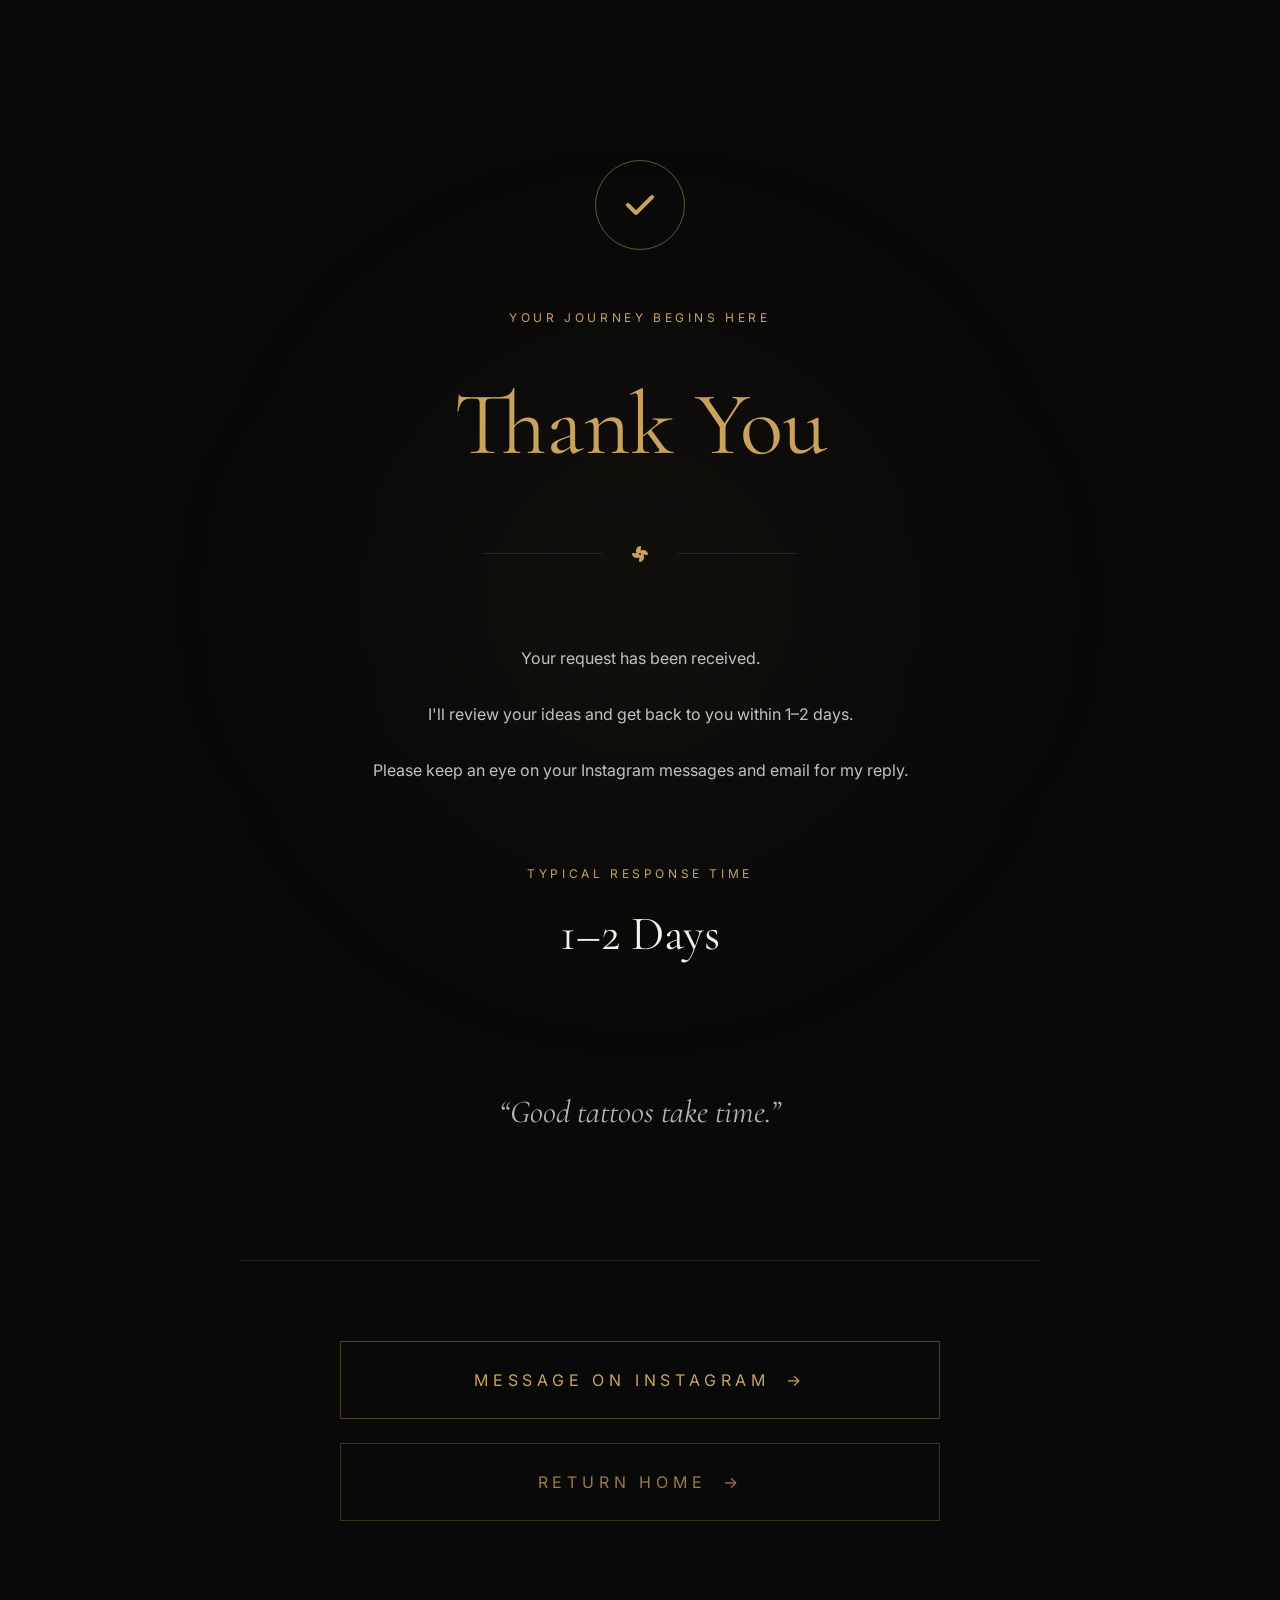
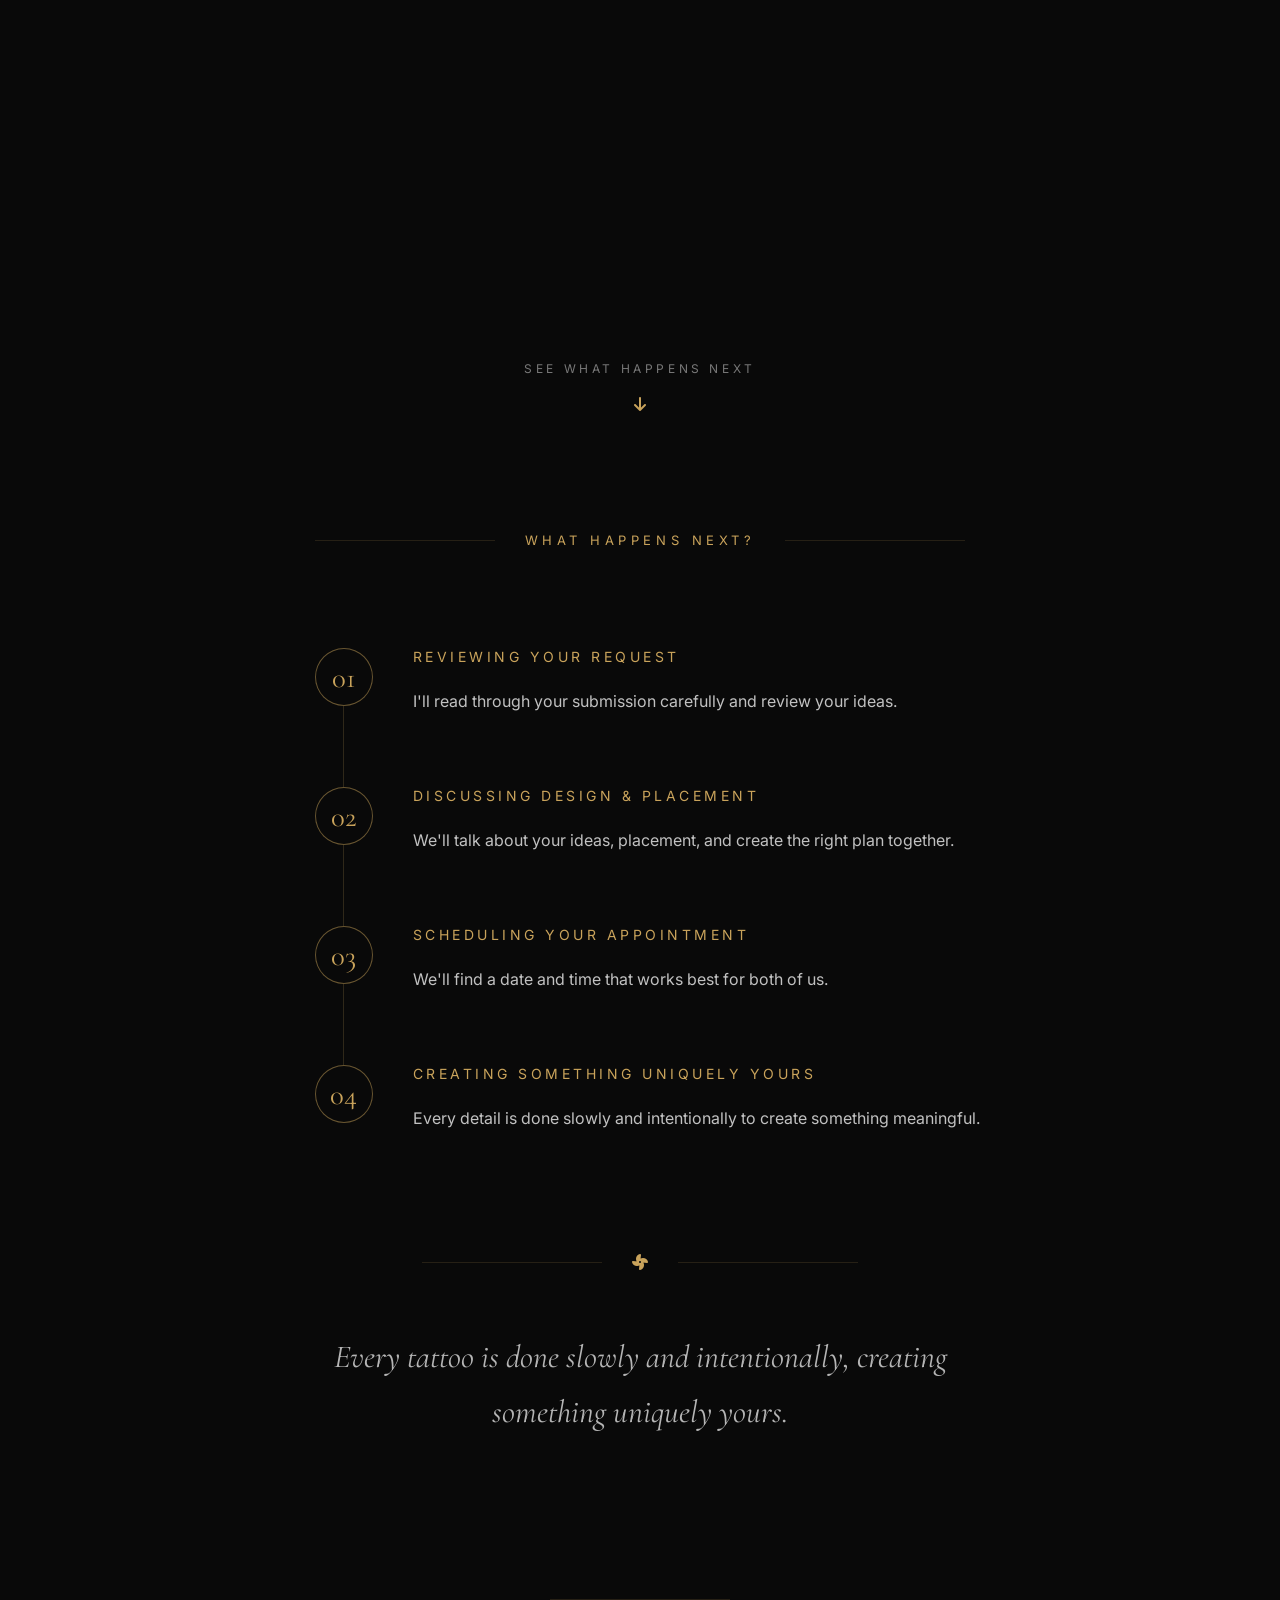
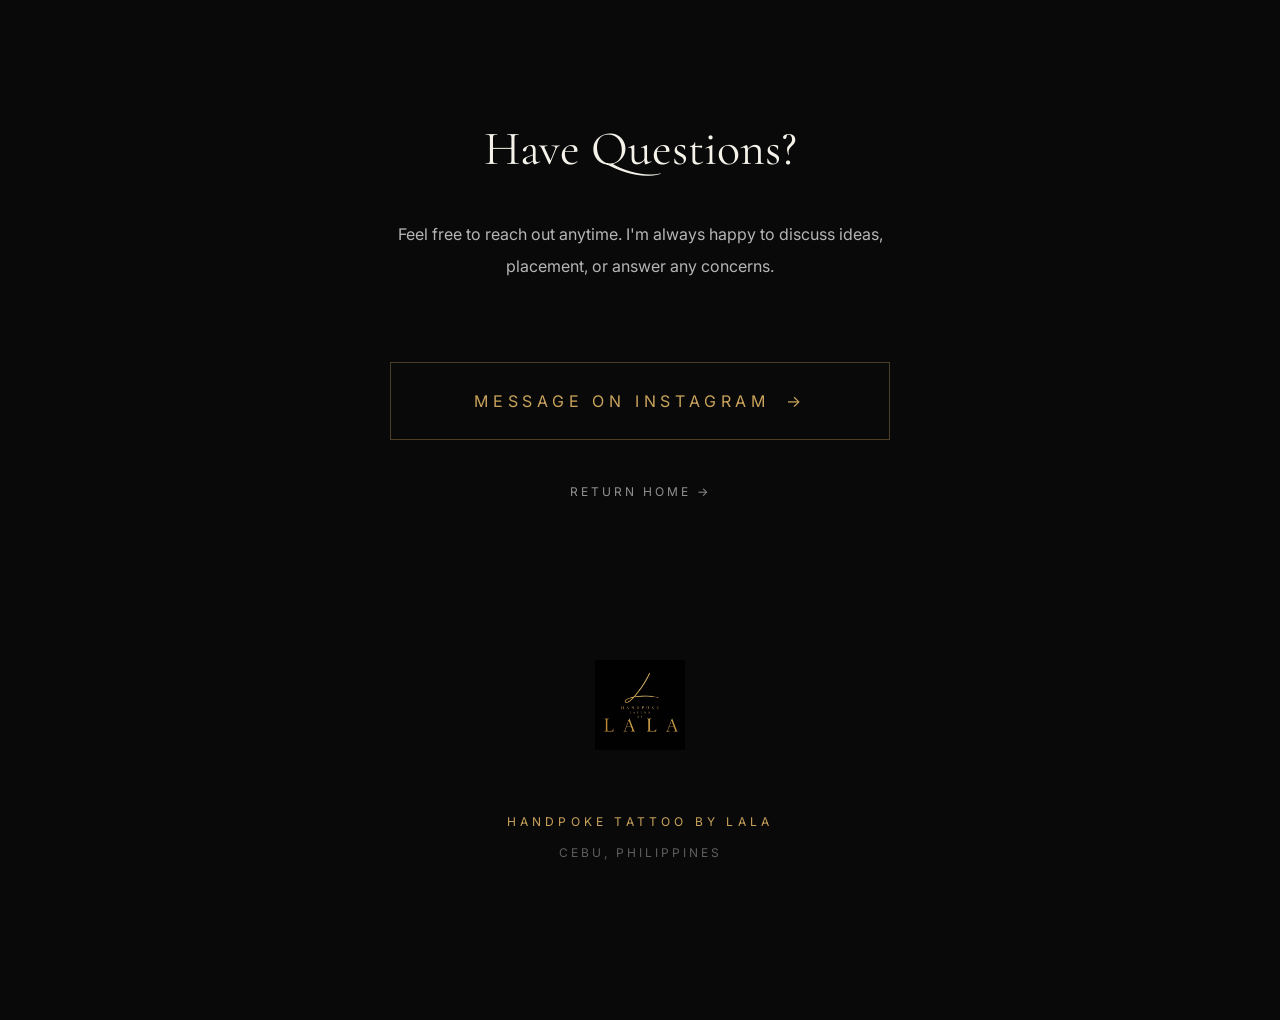
<file: Handpoked website/thank-you.html>
<!DOCTYPE html>
<html lang="en">
    <head>

    <!-- Meta -->
    <meta charset="UTF-8">
    <meta name="viewport"
          content="width=device-width, initial-scale=1.0">

    <!-- Title -->
    <title>Handpoke Tattoo by LALA</title>

    <!-- Description -->
    <meta name="description"
          content="Fine-line and minimalist handpoke tattoos by Lala. Thoughtfully crafted pieces inspired by your story.">

<meta
name="robots"
content="noindex, nofollow">

    <!-- Google Fonts -->
    <link rel="preconnect"
          href="https://fonts.googleapis.com">

    <link rel="preconnect"
          href="https://fonts.gstatic.com"
          crossorigin>

    <link href="https://fonts.googleapis.com/css2?family=Cormorant+Garamond:wght@300;400;500;600&family=Inter:wght@300;400;500&display=swap"
          rel="stylesheet">

    <!-- CSS -->
    <link rel="stylesheet"
          href="style-thank.css">

          <link
rel="stylesheet"
href="https://cdnjs.cloudflare.com/ajax/libs/font-awesome/6.7.2/css/all.min.css">

<link
rel="icon"
type="image/webp"
href="img/lala-favicon.webp">

</head>
    <body>
<!--=========================================
THANK YOU HERO
==========================================-->
<section class="thankyou-hero">

    <!-- Background Glow -->
    <div class="thankyou-glow"></div>

    <div class="thankyou-container">
        <!-- Success Icon -->
        <div class="thankyou-icon">

            <i class="fa-solid fa-check"></i>

        </div>

        <!-- Small Label -->
        <span class="thankyou-label">

               Your Journey Begins Here

        </span>

        <!-- Main Title -->
        <h1>

            Thank You

        </h1>

        <!-- Divider -->
        <div class="thankyou-divider">

            <span></span>

            <i class="fa-solid fa-fan"></i>

            <span></span>

        </div>

        <!-- Message -->
        <div class="thankyou-message">

            <p>

                Your request has been received.

            </p>

            <p>

                I'll review your ideas and get back to you
                within 1–2 days.

            </p>

            <p>

                Please keep an eye on your Instagram
messages and email for my reply.

            </p>

        </div>

        <!-- Response Time -->
        <div class="response-time">

            <span>

                Typical Response Time

            </span>

            <h3>

                1–2 Days

            </h3>

        </div>
<div class="thankyou-line"></div>
        <!-- Quote -->
        <blockquote class="thankyou-quote">

            “Good tattoos take time.”

        </blockquote>

        <!-- Buttons -->
        <div class="thankyou-buttons">

            <a href="https://instagram.com/handpoketattoobylala"
               target="_blank"
               class="thankyou-main-btn">

                Message on Instagram

                <span>→</span>

            </a>

            <a href="index.html"
               class="thankyou-secondary-btn">

                Return Home

                <span>→</span>

            </a>

        </div>
    </section>

<!--=========================================
THANK YOU PROCESS
==========================================-->
<section class="thankyou-process">

    <!-- Scroll Hint -->
    <div class="thankyou-scroll">

        <span>

            See What Happens Next

        </span>

        <i class="fa-solid fa-arrow-down"></i>

    </div>


    <div class="thankyou-process-container">

        <!-- Section Title -->
        <div class="process-title">

            <span></span>

            <h2>

                What Happens Next?

            </h2>

            <span></span>

        </div>


        <!-- Timeline -->
        <div class="process-timeline">

            <!-- STEP 1 -->
            <div class="process-step">

                <div class="process-number">

                    01

                </div>

                <div class="process-content">

                    <h3>

                        Reviewing Your Request

                    </h3>

                    <p>

                        I'll read through your submission carefully and review your ideas.

                    </p>

                </div>

            </div>


            <!-- STEP 2 -->
            <div class="process-step">

                <div class="process-number">

                    02

                </div>

                <div class="process-content">

                    <h3>

                        Discussing Design & Placement

                    </h3>

                    <p>

                        We'll talk about your ideas, placement, and create the right plan together.

                    </p>

                </div>

            </div>


            <!-- STEP 3 -->
            <div class="process-step">

                <div class="process-number">

                    03

                </div>

                <div class="process-content">

                    <h3>

                        Scheduling Your Appointment

                    </h3>

                    <p>

                        We'll find a date and time that works best for both of us.

                    </p>

                </div>

            </div>


            <!-- STEP 4 -->
            <div class="process-step">

                <div class="process-number">

                    04

                </div>

                <div class="process-content">

                    <h3>

                        Creating Something Uniquely Yours

                    </h3>

                    <p>

                        Every detail is done slowly and intentionally to create something meaningful.

                    </p>

                </div>

            </div>

        </div>


        <!-- Divider -->
        <div class="process-divider">

            <span></span>

            <i class="fa-solid fa-fan"></i>

            <span></span>

        </div>


        <!-- Closing Quote -->
        <blockquote class="process-quote">

            Every tattoo is done slowly and intentionally,
            creating something uniquely yours.

        </blockquote>
<!-- Closing -->
<div class="thankyou-closing">

    <h3>

        Have Questions?

    </h3>

    <p>

        Feel free to reach out anytime.
        I'm always happy to discuss ideas,
        placement, or answer any concerns.

    </p>

    <a href="https://instagram.com/handpoketattoobylala"
       target="_blank"
       class="thankyou-main-btn">

        Message on Instagram

        <span>→</span>

    </a>

    <a href="index.html"
       class="thankyou-home-link">

        Return Home

        <span>→</span>

    </a>

</div>

<!-- Signature -->
<div class="thankyou-signature">
<div class="thankyou-logo">

    <img src="img/tattoo-logo.webp"
         alt="Handpoke Tattoo by Lala">

</div>
    <span>

        Handpoke Tattoo by Lala

    </span>

    <p>

        Cebu, Philippines

    </p>

</div>
    </div>

</section>



    </body>
</hmtl>
</file>
<file: Handpoked website/style-thank.css>
/* ==========================
ROOT
========================== */

:root{

    /* COLORS */

    --black:#090909;
    --black-soft:#111111;
    --black-card:#151515;

    --gold:#C9A35B;
    --gold-light:#D8B773;
    --gold-soft:#8D7447;

    --white:#F5F2EA;
    --muted:#A89A82;
    --hairline:#2A241C;

    /* TYPOGRAPHY */

    --font-heading:'Cormorant Garamond', serif;
    --font-body:'Inter', sans-serif;

    /* FONT SIZES */

    --fs-nav:12px;
    --fs-small:13px;
    --fs-body:16px;
    --fs-tagline:28px;
    --fs-h1:clamp(80px,7vw,120px);
    --fs-button:14px;

    /* BORDERS */

    --border-gold:1px solid rgba(201,163,91,.5);

    /* TRANSITIONS */

    --transition:.4s ease;

    /* SHADOWS */

    --shadow-gold:
        0 0 30px rgba(201,163,91,.08);

    /* RADIUS */
    --radius-sm:2px;
    --radius-md:4px;

    /* SPACING */

--space-xxs:8px;
--space-xs:16px;
--space-sm:24px;
--space-md:40px;
--space-lg:60px;
--space-xl:80px;
--space-2xl:120px;
--space-3xl:160px;

/* SECTION SPACING */

--section-padding:160px;
--container-padding:80px;
--section-gap:120px;
--column-gap:80px;

/* CONTAINER WIDTH */
--container-width:1400px;

/* BUTTON PADDING */
--button-padding-y:24px;
--button-padding-x:80px;
--nav-button-y:16px;
--nav-button-x:38px;

/* CONTENT */
--hero-content-width:50%;
--content-width:600px;
--tagline-width:450px;

/* NAV */
--nav-line-offset:10px;
--nav-line-height:1px;

/* FORM */

--input-height:60px;

/* MAX WIDTHS */

--text-width:550px;
--form-width:900px;

/* LINES */

--hairline-gold:
    rgba(201,163,91,.15);
}


/* ==========================
RESET
========================== */

*{
    margin:0;
    padding:0;
    box-sizing:border-box;
}

html{
    scroll-behavior:smooth;
}

body{
    background:var(--black);
    color:var(--white);
   font-family:var(--font-body);
    
}

/*=========================================
THANK YOU HERO
=========================================*/

.thankyou-hero{

    position:relative;

    min-height:100vh;

    display:flex;

    justify-content:center;

    align-items:center;

    overflow:hidden;

   padding:var(--section-padding) 0;

}

.thankyou-container{

    width:min(
        800px,
        calc(100% - var(--container-padding)*2)
    );

    margin:auto;

    text-align:center;

    position:relative;

    z-index:2;

}

.thankyou-glow{

    position:absolute;

    left:50%;
    top:15%;

    transform:translateX(-50%);

    width:700px;
    height:700px;

    border-radius:50%;

    background:

    radial-gradient(

        circle,

        rgba(201,163,91,.08) 0%,

        rgba(201,163,91,.03) 40%,

        transparent 75%

    );

    filter:blur(120px);

    pointer-events:none;

}
.thankyou-logo{

    margin-bottom:var(--space-lg);

}

.thankyou-logo img{

    width:90px;

    opacity:.85;

}
.thankyou-icon{

    width:90px;
    height:90px;

    margin:auto auto var(--space-lg);

    border:var(--border-gold);

    border-radius:50%;

    display:flex;

    justify-content:center;

    align-items:center;

    color:var(--gold);

    font-size:2rem;

}

.thankyou-label{

    display:block;

    color:var(--gold);

    font-size:var(--fs-nav);

    text-transform:uppercase;

    letter-spacing:.3em;

    margin-bottom:var(--space-lg);

}

.thankyou-container h1{

    font-family:var(--font-heading);

    font-size:var(--fs-h1);

    font-weight:400;

    color:var(--gold);

    line-height:.9;

}

.thankyou-divider{

    display:flex;

    justify-content:center;

    align-items:center;

    gap:30px;

    margin:var(--space-xl) 0;

}

.thankyou-divider span{

    width:120px;

    height:1px;

    background:var(--hairline-gold);

}

.thankyou-divider i{

    color:var(--gold);

    font-size:1rem;

}

.thankyou-message{

    max-width:var(--text-width);

    margin:auto;

    display:flex;

    flex-direction:column;

    gap:var(--space-sm);

}

.thankyou-message p{

    color:rgba(255,255,255,.75);

    line-height:2;

}

.response-time{

    margin:var(--space-xl) auto;

}

.response-time span{

    display:block;

    color:var(--gold);

    font-size:var(--fs-nav);

    text-transform:uppercase;

    letter-spacing:.3em;

    margin-bottom:var(--space-sm);

}

.response-time h3{

    font-family:var(--font-heading);

    font-size:3rem;

    font-weight:400;

}

.thankyou-quote{

    max-width:500px;

    margin:var(--space-2xl) auto;

    font-family:var(--font-heading);

    font-style:italic;

    font-size:2rem;

    line-height:1.8;

    color:rgba(255,255,255,.7);

}

.thankyou-buttons{

    display:flex;

    flex-direction:column;

    gap:var(--space-sm);

    margin-top:var(--space-xl);

        align-items:center;

            margin-top:80px;
    padding-top:80px;

    border-top:1px solid rgba(201,163,91,.15);

}

.thankyou-scroll{

    margin-top:var(--space-2xl);

    display:flex;

    flex-direction:column;

    align-items:center;

    gap:var(--space-xs);

}

.thankyou-scroll span{

    color:rgba(255,255,255,.45);

    text-transform:uppercase;

    letter-spacing:.25em;

    font-size:var(--fs-nav);

}

.thankyou-scroll i{

    color:var(--gold);

    animation:bounceArrow 2s infinite;

}

.thankyou-main-btn,
.thankyou-secondary-btn{

    width:min(600px,100%);

    padding:28px 40px;

    border:1px solid rgba(201,163,91,.35);

    color:var(--gold);

    text-decoration:none;

    text-transform:uppercase;

    letter-spacing:.3em;

    display:flex;

    justify-content:center;

    align-items:center;

    gap:16px;

    position:relative;

    overflow:hidden;

    transition:.4s ease;

    z-index:1;

}

.thankyou-main-btn::before,
.thankyou-secondary-btn::before{

    content:"";

    position:absolute;

    inset:0;

    background:var(--gold);

    transform:scaleX(0);

    transform-origin:left;

    transition:.5s ease;

    z-index:-1;

}

.thankyou-main-btn:hover::before,
.thankyou-secondary-btn:hover::before{

    transform:scaleX(1);

}

.thankyou-main-btn:hover,
.thankyou-secondary-btn:hover{

    color:black;

    border-color:var(--gold);

}

.thankyou-main-btn span,
.thankyou-secondary-btn span{

    display:inline-block;

    transition:.4s ease;

}

.thankyou-main-btn:hover span,
.thankyou-secondary-btn:hover span{

    transform:translateX(8px);

}

.thankyou-secondary-btn{

    opacity:.75;

}

/*=========================================
THANK YOU PROCESS
=========================================*/

.thankyou-process{

    padding:var(--section-padding) 0;

}

.thankyou-process-container{

    width:min(
        850px,
        calc(100% - var(--container-padding)*2)
    );

    margin:auto;

}

.thankyou-scroll{

    display:flex;

    flex-direction:column;

    align-items:center;

    gap:20px;

    margin-bottom:var(--space-2xl);

}

.thankyou-scroll span{

    color:rgba(255,255,255,.45);

    text-transform:uppercase;

    letter-spacing:.3em;

    font-size:12px;

}

.thankyou-scroll i{

    color:var(--gold);

    animation:bounceArrow 2s infinite;

}

.process-title{

    display:flex;

    align-items:center;

    justify-content:center;

    gap:30px;

    margin-bottom:100px;

}

.process-title span{

    flex:1;

    max-width:180px;

    height:1px;

    background:rgba(201,163,91,.15);

}

.process-title h2{

    font-size:13px;

    font-weight:400;

    text-transform:uppercase;

    letter-spacing:.35em;

    color:var(--gold);

}

.process-timeline{

    position:relative;

    display:flex;

    flex-direction:column;

    gap:70px;

    margin-left: 11.75%;


}

.process-timeline::before{

    content:"";

    position:absolute;

    left:28px;

    top:20px;

    bottom:20px;

    width:1px;

    background:rgba(201,163,91,.2);

}

.process-step{

    display:flex;

    gap:40px;

    align-items:flex-start;

}

.process-number{

    width:58px;
    height:58px;

    flex-shrink:0;

    border:1px solid rgba(201,163,91,.5);

    border-radius:50%;

    display:flex;

    justify-content:center;

    align-items:center;

    color:var(--gold);

    font-family:var(--font-heading);

    font-size:1.8rem;

    background:var(--black);

    position:relative;

    z-index:2;

}

.process-content h3{

    color:var(--gold);

    text-transform:uppercase;

    letter-spacing:.25em;

    font-size:14px;

    font-weight:400;

    margin-bottom:20px;

}

.process-content p{

    color:rgba(255,255,255,.75);

    line-height:2;

}

.process-divider{

    display:flex;

    align-items:center;

    justify-content:center;

    gap:30px;

    margin:120px 0 60px;

}

.process-divider span{

    width:180px;

    height:1px;

    background:rgba(201,163,91,.15);

}

.process-divider i{

    color:var(--gold);

}

.process-quote{

    max-width:650px;

    margin:auto;

    text-align:center;

    font-family:var(--font-heading);

    font-style:italic;

    font-size:2rem;

    line-height:1.7;

    color:rgba(255,255,255,.7);

}

/*=========================================
THANK YOU CLOSING
=========================================*/

.thankyou-closing{

    max-width:600px;

    margin:var(--space-3xl) auto 0;

    text-align:center;

}

.thankyou-closing h3{

    font-family:var(--font-heading);

    font-size:3rem;

    font-weight:400;

    color:var(--white);

    margin-bottom:var(--space-md);

}

.thankyou-closing p{

    color:rgba(255,255,255,.7);

    line-height:2;

    max-width:500px;

    margin:0 auto;

}

.thankyou-closing .thankyou-main-btn{

    display:flex;

    justify-content:center;

    align-items:center;

    gap:16px;

    width:min(500px,100%);

    margin:var(--space-xl) auto var(--space-md);

}

.thankyou-home-link{

    color:rgba(255,255,255,.55);

    text-transform:uppercase;

    letter-spacing:.25em;

    font-size:12px;

    text-decoration:none;

    position:relative;

    transition:var(--transition);

}

.thankyou-home-link span{

    display:inline-block;

    transition:var(--transition);

}

.thankyou-home-link:hover{

    color:var(--gold);

}

.thankyou-home-link:hover span{

    transform:translateX(8px);

}

.thankyou-signature{

    margin-top:var(--space-3xl);

    text-align:center;

}

.thankyou-signature span{

    display:block;

    color:var(--gold);

    text-transform:uppercase;

    letter-spacing:.35em;

    font-size:12px;

    margin-bottom:var(--space-xs);

}

.thankyou-signature p{

    color:rgba(255,255,255,.35);

    letter-spacing:.25em;

    font-size:12px;

    text-transform:uppercase;

}

.thankyou-closing::before{

    content:"";

    display:block;

    width:180px;

    height:1px;

    background:var(--hairline-gold);

    margin:0 auto var(--space-2xl);

}

/*=========================================
ANIMATION
=========================================*/

.thankyou-icon,
.thankyou-label,
.thankyou-container h1,
.thankyou-divider,
.thankyou-message,
.response-time,
.thankyou-quote,
.thankyou-buttons,
.thankyou-scroll{

    opacity:0;

    transform:translateY(40px);

}

.thankyou-icon{

    animation:fadeUp .8s .1s forwards;

}

.thankyou-label{

    animation:fadeUp .8s .25s forwards;

}

.thankyou-container h1{

    animation:fadeUp .8s .4s forwards;

}

.thankyou-divider{

    animation:fadeUp .8s .55s forwards;

}

.thankyou-message{

    animation:fadeUp .8s .7s forwards;

}

.response-time{

    animation:fadeUp .8s .85s forwards;

}

.thankyou-quote{

    animation:fadeUp .8s 1s forwards;

}

.thankyou-buttons{

    animation:fadeUp .8s 1.15s forwards;

}

.thankyou-scroll{

    animation:fadeUp .8s 1.3s forwards;

}

.process-step.reveal-active,
.process-divider.reveal-active,
.process-quote.reveal-active,
.thankyou-closing.reveal-active,
.thankyou-signature.reveal-active{

    opacity:1;

    transform:translateY(0);

    transition:.8s ease;

}

.thankyou-glow{

    animation:goldGlow 12s ease-in-out infinite alternate;

}

.process-step{

    transition:.5s ease;

}

.process-step:hover{

    transform:translateX(10px);

}

.process-number{

    transition:.4s ease;

}

.process-step:hover .process-number{

    background:var(--gold);

    color:black;

}

@media (max-width:1024px){

    .thankyou-container{

        width:min(
            700px,
            calc(100% - var(--container-padding)*2)
        );

    }

    .thankyou-container h1{

    font-size:clamp(64px,8vw,90px);

}

.thankyou-quote{

    max-width:450px;

    font-size:1.7rem;

}

.thankyou-main-btn,
.thankyou-secondary-btn{

    width:min(500px,100%);

}

.thankyou-process-container{

    width:min(
        700px,
        calc(100% - var(--container-padding)*2)
    );

}

.process-timeline{

    gap:50px;

}

.process-step{

    gap:30px;

}

.process-number{

    width:50px;
    height:50px;

    font-size:1.5rem;

}

.process-quote{

    max-width:500px;

    font-size:1.7rem;

}

.thankyou-closing h3{

    font-size:2.5rem;

}

.thankyou-signature img{

    width:70px;

}

}

@media (max-width:768px){

    .thankyou-hero{

        padding:120px 0;

        min-height:auto;

    }

    .thankyou-container{

    width:min(
        100%,
        calc(100% - 60px)
    );

}

.thankyou-icon{

    width:70px;
    height:70px;

    font-size:1.5rem;

    margin-bottom:40px;

}

.thankyou-container h1{

    font-size:clamp(3.5rem,14vw,5rem);

    line-height:.95;

}

.thankyou-divider{

    gap:20px;

}

.thankyou-divider span{

    width:70px;

}

.thankyou-message{

    gap:20px;

}

.thankyou-message p{

    line-height:1.9;

}

.response-time{

    margin:70px auto;

}

.response-time h3{

    font-size:2.5rem;

}

.thankyou-buttons{

    gap:20px;

}

.thankyou-main-btn,
.thankyou-secondary-btn{

    width:100%;

    padding:24px;

    letter-spacing:.25em;

    font-size:12px;

}

.thankyou-process{

    padding:120px 0;

}

.process-title{

    margin-bottom:80px;

}

.process-title span{

    max-width:70px;

}

.process-timeline::before{

    display:none;

}

.process-step{

    flex-direction:column;

    gap:30px;

}

.process-number{

    margin:auto;

}

.process-content{

    text-align:center;

}

.process-content h3{

    line-height:1.8;

}

.process-quote{

    font-size:1.5rem;

    max-width:320px;

}

.thankyou-closing h3{

    font-size:2rem;

}

.thankyou-closing p{

    max-width:320px;

}

.thankyou-signature img{

    width:60px;

}

.thankyou-signature{

    margin-top:100px;

}

}

@keyframes fadeUp{

    from{

        opacity:0;

        transform:translateY(40px);

    }

    to{

        opacity:1;

        transform:translateY(0);

    }

}

@keyframes goldGlow{

    from{

        transform:
        translateX(-50%)
        scale(.95);

    }

    to{

        transform:
        translateX(-50%)
        scale(1.05);

    }

}

@keyframes bounceArrow{

    0%,100%{

        transform:translateY(0);

    }

    50%{

        transform:translateY(10px);

    }

}
</file>
